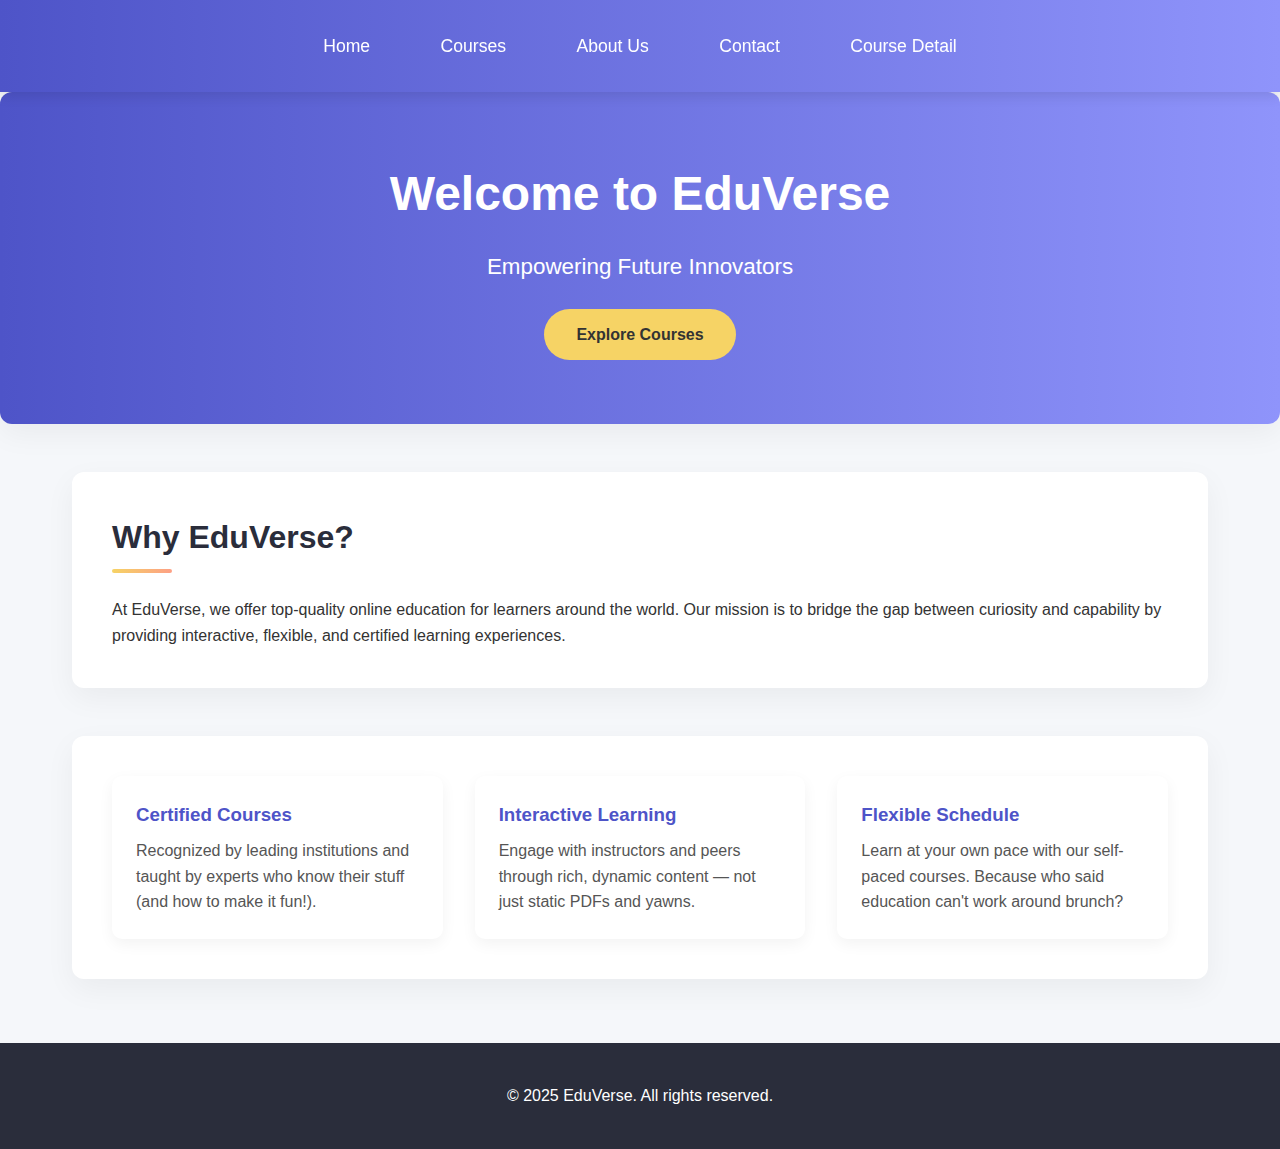
<file: index.html>
<!DOCTYPE html>
<html lang="en">
<head>
  <meta charset="UTF-8" />
  <meta name="viewport" content="width=device-width, initial-scale=1.0" />
  <meta name="description" content="Learn more about EduVerse and our mission." />
  <title>EduVerse | About Us</title>
  <style>
    :root {
      --primary-color: #4e54c8;
      --secondary-color: #8f94fb;
      --accent-color: #f6d365;
      --dark-color: #2a2d3b;
      --light-color: #f8f9fa;
      --text-color: #333;
      --border-color: #e0e0e0;
    }

    * {
      box-sizing: border-box;
      margin: 0;
      padding: 0;
    }

    body {
      font-family: 'Segoe UI', Tahoma, Geneva, Verdana, sans-serif;
      line-height: 1.6;
      color: var(--text-color);
      background-color: #f5f7fa;
    }

    nav {
      background: linear-gradient(to right, var(--primary-color), var(--secondary-color));
      padding: 1.5rem 2rem;
      box-shadow: 0 4px 12px rgba(0, 0, 0, 0.1);
      position: sticky;
      top: 0;
      z-index: 100;
      display: flex;
      justify-content: center;
      flex-wrap: wrap;
    }

    nav a {
      color: white;
      text-decoration: none;
      margin: 0 1.2rem;
      font-weight: 500;
      font-size: 1.1rem;
      transition: all 0.3s ease;
      padding: 0.5rem 1rem;
      border-radius: 4px;
    }

    nav a:hover {
      background-color: rgba(255, 255, 255, 0.2);
      transform: translateY(-2px);
    }

    .hero {
      text-align: center;
      padding: 4rem 2rem;
      background: linear-gradient(to right, var(--primary-color), var(--secondary-color));
      color: white;
    }

    .hero h1 {
      font-size: 3rem;
      margin-bottom: 1rem;
    }

    .hero p {
      font-size: 1.4rem;
      margin-bottom: 1.5rem;
    }

    .btn {
      display: inline-block;
      padding: 0.8rem 2rem;
      background-color: var(--accent-color);
      color: #333;
      font-weight: 600;
      border-radius: 50px;
      text-decoration: none;
      transition: background 0.3s ease, transform 0.3s ease;
    }

    .btn:hover {
      background-color: #fda085;
      transform: translateY(-3px);
    }

    .container {
      max-width: 1200px;
      margin: 3rem auto;
      padding: 0 2rem;
    }

    section {
      background-color: white;
      border-radius: 12px;
      padding: 2.5rem;
      margin-bottom: 3rem;
      box-shadow: 0 10px 30px rgba(0, 0, 0, 0.05);
      transition: transform 0.3s ease, box-shadow 0.3s ease;
    }

    section:hover {
      transform: translateY(-5px);
      box-shadow: 0 15px 35px rgba(0, 0, 0, 0.1);
    }

    h2 {
      font-size: 2rem;
      margin-bottom: 1.5rem;
      color: var(--dark-color);
      position: relative;
      padding-bottom: 10px;
    }

    h2::after {
      content: '';
      position: absolute;
      bottom: 0;
      left: 0;
      width: 60px;
      height: 4px;
      background: linear-gradient(to right, var(--accent-color), #fda085);
      border-radius: 2px;
    }

    .grid {
      display: grid;
      grid-template-columns: repeat(auto-fit, minmax(250px, 1fr));
      gap: 2rem;
    }

    article {
      background-color: #ffffff;
      padding: 1.5rem;
      border-radius: 10px;
      box-shadow: 0 5px 15px rgba(0, 0, 0, 0.05);
      transition: transform 0.3s ease, box-shadow 0.3s ease;
    }

    article:hover {
      transform: translateY(-5px);
      box-shadow: 0 10px 25px rgba(0, 0, 0, 0.1);
    }

    article h3 {
      color: var(--primary-color);
      margin-bottom: 0.5rem;
    }

    article p {
      color: #555;
    }

    footer {
      background-color: var(--dark-color);
      color: white;
      text-align: center;
      padding: 2.5rem 0;
      margin-top: 4rem;
    }

    @media (max-width: 768px) {
      nav {
        padding: 1rem;
        text-align: center;
      }

      nav a {
        display: block;
        margin: 0.5rem 0;
      }

      .hero h1 {
        font-size: 2rem;
      }

      .grid {
        grid-template-columns: 1fr;
      }
    }
  </style>
</head>
<body>

  <nav>
    <a href="index.html">Home</a>
    <a href="courses.html">Courses</a>
    <a href="about.html">About Us</a>
    <a href="contact.html">Contact</a>
    <a href="coursedetail.html">Course Detail</a>
  </nav>

  <section class="hero">
    <h1>Welcome to EduVerse</h1>
    <p>Empowering Future Innovators</p>
    <a href="courses.html" class="btn">Explore Courses</a>
  </section>

  <div class="container">
    <section>
      <h2>Why EduVerse?</h2>
      <p>At EduVerse, we offer top-quality online education for learners around the world. Our mission is to bridge the gap between curiosity and capability by providing interactive, flexible, and certified learning experiences.</p>
    </section>

    <section class="grid">
      <article>
        <h3>Certified Courses</h3>
        <p>Recognized by leading institutions and taught by experts who know their stuff (and how to make it fun!).</p>
      </article>

      <article>
        <h3>Interactive Learning</h3>
        <p>Engage with instructors and peers through rich, dynamic content — not just static PDFs and yawns.</p>
      </article>

      <article>
        <h3>Flexible Schedule</h3>
        <p>Learn at your own pace with our self-paced courses. Because who said education can't work around brunch?</p>
      </article>
    </section>
  </div>

  <footer>
    <p>&copy; 2025 EduVerse. All rights reserved.</p>
  </footer>

</body>
</html>
</file>
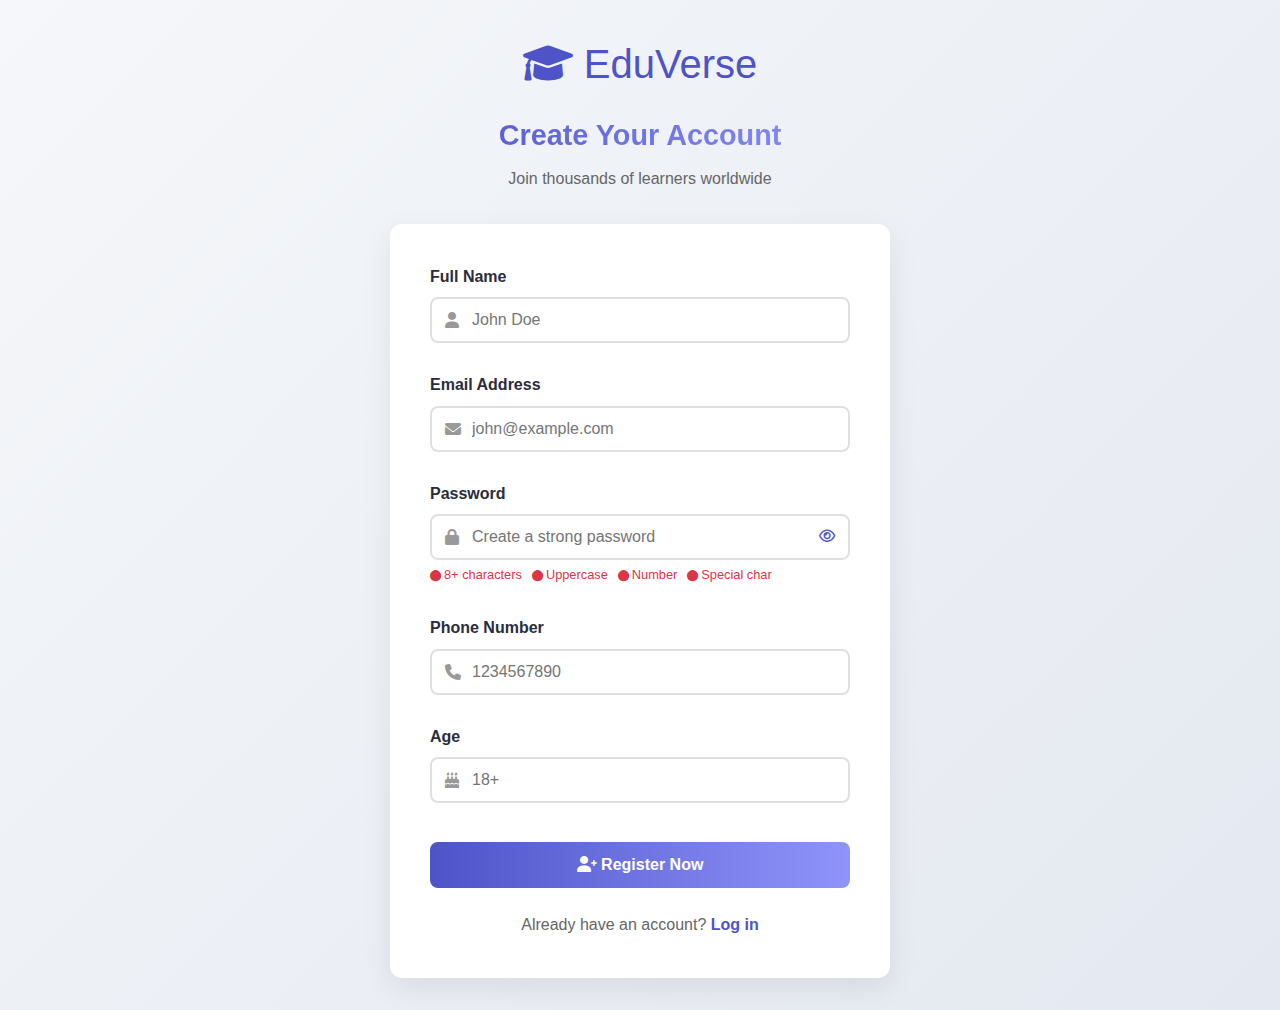
<file: contact.html>
<!DOCTYPE html>
<html lang="en">
<head>
  <meta charset="UTF-8" />
  <meta name="viewport" content="width=device-width, initial-scale=1.0" />
  <title>User Registration | EduVerse</title>
  <link rel="stylesheet" href="https://cdnjs.cloudflare.com/ajax/libs/font-awesome/6.0.0-beta3/css/all.min.css">
  <style>
    :root {
      --primary-color: #4e54c8;
      --secondary-color: #8f94fb;
      --accent-color: #f6d365;
      --success-color: #28a745;
      --error-color: #dc3545;
      --text-color: #2a2d3b;
      --light-gray: #f8f9fa;
      --border-color: #e0e0e0;
    }
    
    * {
      box-sizing: border-box;
      margin: 0;
      padding: 0;
    }
    
    body {
      font-family: 'Segoe UI', Tahoma, Geneva, Verdana, sans-serif;
      background: linear-gradient(135deg, #f5f7fa 0%, #e4e8f0 100%);
      display: flex;
      justify-content: center;
      align-items: center;
      min-height: 100vh;
      color: var(--text-color);
      line-height: 1.6;
    }
    
    .registration-container {
      width: 100%;
      max-width: 500px;
      margin: 2rem;
      animation: fadeIn 0.8s ease-out;
    }
    
    .form-header {
      text-align: center;
      margin-bottom: 2rem;
    }
    
    .logo {
      color: var(--primary-color);
      font-size: 2.5rem;
      margin-bottom: 1rem;
    }
    
    .form-title {
      font-size: 1.8rem;
      margin-bottom: 0.5rem;
      background: linear-gradient(to right, var(--primary-color), var(--secondary-color));
      -webkit-background-clip: text;
      background-clip: text;
      color: transparent;
    }
    
    .form-subtitle {
      color: #666;
      font-size: 1rem;
    }
    
    form {
      background-color: #fff;
      padding: 2.5rem;
      border-radius: 12px;
      box-shadow: 0 10px 30px rgba(0, 0, 0, 0.08);
      transition: transform 0.3s ease;
    }
    
    form:hover {
      transform: translateY(-5px);
      box-shadow: 0 15px 35px rgba(0, 0, 0, 0.12);
    }
    
    .form-group {
      margin-bottom: 1.5rem;
      position: relative;
    }
    
    label {
      display: block;
      margin-bottom: 0.5rem;
      font-weight: 600;
      color: var(--text-color);
    }
    
    .input-wrapper {
      position: relative;
    }
    
    input {
      width: 100%;
      padding: 12px 15px 12px 40px;
      border: 2px solid var(--border-color);
      border-radius: 8px;
      font-size: 1rem;
      transition: all 0.3s ease;
    }
    
    input:focus {
      border-color: var(--primary-color);
      outline: none;
      box-shadow: 0 0 0 3px rgba(78, 84, 200, 0.2);
    }
    
    .input-icon {
      position: absolute;
      left: 15px;
      top: 50%;
      transform: translateY(-50%);
      color: #999;
    }
    
    .toggle-password {
      position: absolute;
      right: 15px;
      top: 50%;
      transform: translateY(-50%);
      color: var(--primary-color);
      cursor: pointer;
      font-size: 0.9em;
      user-select: none;
    }
    
    .toggle-password:hover {
      color: var(--secondary-color);
    }
    
    .error-message {
      color: var(--error-color);
      font-size: 0.85em;
      margin-top: 5px;
      display: flex;
      align-items: center;
    }
    
    .error-message i {
      margin-right: 5px;
    }
    
    .password-hint {
      font-size: 0.8rem;
      color: #666;
      margin-top: 5px;
      display: flex;
      flex-wrap: wrap;
      gap: 10px;
    }
    
    .password-hint span {
      display: flex;
      align-items: center;
    }
    
    .password-hint i {
      margin-right: 3px;
      font-size: 0.7rem;
    }
    
    .valid {
      color: var(--success-color);
    }
    
    .invalid {
      color: var(--error-color);
    }
    
    .submit-btn {
      width: 100%;
      padding: 14px;
      background: linear-gradient(to right, var(--primary-color), var(--secondary-color));
      color: white;
      border: none;
      border-radius: 8px;
      font-size: 1rem;
      font-weight: 600;
      cursor: pointer;
      transition: all 0.3s ease;
      margin-top: 10px;
    }
    
    .submit-btn:hover {
      transform: translateY(-2px);
      box-shadow: 0 5px 15px rgba(78, 84, 200, 0.4);
    }
    
    .login-link {
      text-align: center;
      margin-top: 1.5rem;
      color: #666;
    }
    
    .login-link a {
      color: var(--primary-color);
      text-decoration: none;
      font-weight: 600;
    }
    
    .login-link a:hover {
      text-decoration: underline;
    }
    
    @keyframes fadeIn {
      from { opacity: 0; transform: translateY(20px); }
      to { opacity: 1; transform: translateY(0); }
    }
    
    @media (max-width: 576px) {
      form {
        padding: 1.5rem;
      }
      
      .form-title {
        font-size: 1.5rem;
      }
      
      input {
        padding: 10px 12px 10px 36px;
      }
      
      .input-icon {
        left: 12px;
        font-size: 0.9rem;
      }
    }
  </style>
</head>
<body>
  <div class="registration-container">
    <div class="form-header">
      <div class="logo">
        <i class="fas fa-graduation-cap"></i> EduVerse
      </div>
      <h1 class="form-title">Create Your Account</h1>
      <p class="form-subtitle">Join thousands of learners worldwide</p>
    </div>

    <form id="registrationForm" action="#" method="post">
      <div class="form-group">
        <label for="name">Full Name</label>
        <div class="input-wrapper">
          <i class="fas fa-user input-icon"></i>
          <input type="text" id="name" name="name" placeholder="John Doe" required />
        </div>
        <div class="error-message" id="nameError"></div>
      </div>

      <div class="form-group">
        <label for="email">Email Address</label>
        <div class="input-wrapper">
          <i class="fas fa-envelope input-icon"></i>
          <input type="email" id="email" name="email" placeholder="john@example.com" required />
        </div>
        <div class="error-message" id="emailError"></div>
      </div>

      <div class="form-group">
        <label for="password">Password</label>
        <div class="input-wrapper">
          <i class="fas fa-lock input-icon"></i>
          <input type="password" id="password" name="password" required 
            pattern="^(?=.*[a-z])(?=.*[A-Z])(?=.*\d)(?=.*[@$!%*?&]).{8,}$"
            placeholder="Create a strong password" />
          <span class="toggle-password" onclick="togglePassword()">
            <i class="far fa-eye"></i>
          </span>
        </div>
        <div class="password-hint">
          <span id="length" class="invalid"><i class="fas fa-circle"></i> 8+ characters</span>
          <span id="uppercase" class="invalid"><i class="fas fa-circle"></i> Uppercase</span>
          <span id="number" class="invalid"><i class="fas fa-circle"></i> Number</span>
          <span id="special" class="invalid"><i class="fas fa-circle"></i> Special char</span>
        </div>
        <div class="error-message" id="passwordError"></div>
      </div>

      <div class="form-group">
        <label for="phone">Phone Number</label>
        <div class="input-wrapper">
          <i class="fas fa-phone input-icon"></i>
          <input type="tel" id="phone" name="phone" required pattern="^\d{10}$"
            placeholder="1234567890" title="10 digits only" />
        </div>
        <div class="error-message" id="phoneError"></div>
      </div>

      <div class="form-group">
        <label for="age">Age</label>
        <div class="input-wrapper">
          <i class="fas fa-birthday-cake input-icon"></i>
          <input type="number" id="age" name="age" required min="18" max="100" 
            placeholder="18+" />
        </div>
        <div class="error-message" id="ageError"></div>
      </div>

      <button type="submit" class="submit-btn">
        <i class="fas fa-user-plus"></i> Register Now
      </button>

      <div class="login-link">
        Already have an account? <a href="#">Log in</a>
      </div>
    </form>
  </div>

  <script>
    // Password visibility toggle
    function togglePassword() {
      const passwordField = document.getElementById("password");
      const eyeIcon = document.querySelector(".toggle-password i");
      const type = passwordField.type === "password" ? "text" : "password";
      passwordField.type = type;
      eyeIcon.className = type === "password" ? "far fa-eye" : "far fa-eye-slash";
    }

    // Real-time password validation
    document.getElementById("password").addEventListener("input", function(e) {
      const value = e.target.value;
      const lengthValid = value.length >= 8;
      const upperValid = /[A-Z]/.test(value);
      const numberValid = /[0-9]/.test(value);
      const specialValid = /[@$!%*?&]/.test(value);

      document.getElementById("length").className = lengthValid ? "valid" : "invalid";
      document.getElementById("uppercase").className = upperValid ? "valid" : "invalid";
      document.getElementById("number").className = numberValid ? "valid" : "invalid";
      document.getElementById("special").className = specialValid ? "valid" : "invalid";
    });

    // Form validation
    document.getElementById("registrationForm").addEventListener("submit", function(event) {
      let valid = true;
      const name = document.getElementById("name");
      const email = document.getElementById("email");
      const password = document.getElementById("password");
      const phone = document.getElementById("phone");
      const age = document.getElementById("age");

      const nameError = document.getElementById("nameError");
      const emailError = document.getElementById("emailError");
      const passwordError = document.getElementById("passwordError");
      const phoneError = document.getElementById("phoneError");
      const ageError = document.getElementById("ageError");

      // Clear previous errors
      [nameError, emailError, passwordError, phoneError, ageError].forEach(el => {
        el.textContent = "";
        el.innerHTML = "";
      });

      // Validate Name
      if (name.value.trim() === "") {
        nameError.innerHTML = '<i class="fas fa-exclamation-circle"></i> Name is required';
        valid = false;
      }

      // Validate Email
      const emailPattern = /^[^\s@]+@[^\s@]+\.[^\s@]+$/;
      if (!emailPattern.test(email.value.trim())) {
        emailError.innerHTML = '<i class="fas fa-exclamation-circle"></i> Please enter a valid email';
        valid = false;
      }

      // Validate Password
      const passwordPattern = /^(?=.*[a-z])(?=.*[A-Z])(?=.*\d)(?=.*[@$!%*?&]).{8,}$/;
      if (!passwordPattern.test(password.value.trim())) {
        passwordError.innerHTML = '<i class="fas fa-exclamation-circle"></i> Password does not meet requirements';
        valid = false;
      }

      // Validate Phone
      const phonePattern = /^\d{10}$/;
      if (!phonePattern.test(phone.value.trim())) {
        phoneError.innerHTML = '<i class="fas fa-exclamation-circle"></i> Phone must be 10 digits';
        valid = false;
      }

      // Validate Age
      if (age.value < 18 || age.value > 100 || age.value === "") {
        ageError.innerHTML = '<i class="fas fa-exclamation-circle"></i> Age must be 18-100';
        valid = false;
      }

      if (!valid) {
        event.preventDefault();
        // Add shake animation to invalid fields
        const invalidFields = [name, email, password, phone, age].filter(field => {
          const errorElement = field.id + "Error";
          return document.getElementById(errorElement).textContent !== "";
        });
        
        invalidFields.forEach(field => {
          field.style.borderColor = "var(--error-color)";
          field.style.animation = "shake 0.5s";
          setTimeout(() => {
            field.style.animation = "";
          }, 500);
        });
      }
    });

    // Add shake animation
    const style = document.createElement('style');
    style.textContent = `
      @keyframes shake {
        0%, 100% { transform: translateX(0); }
        20%, 60% { transform: translateX(-5px); }
        40%, 80% { transform: translateX(5px); }
      }
    `;
    document.head.appendChild(style);
  </script>
</body>
</html>
</file>
